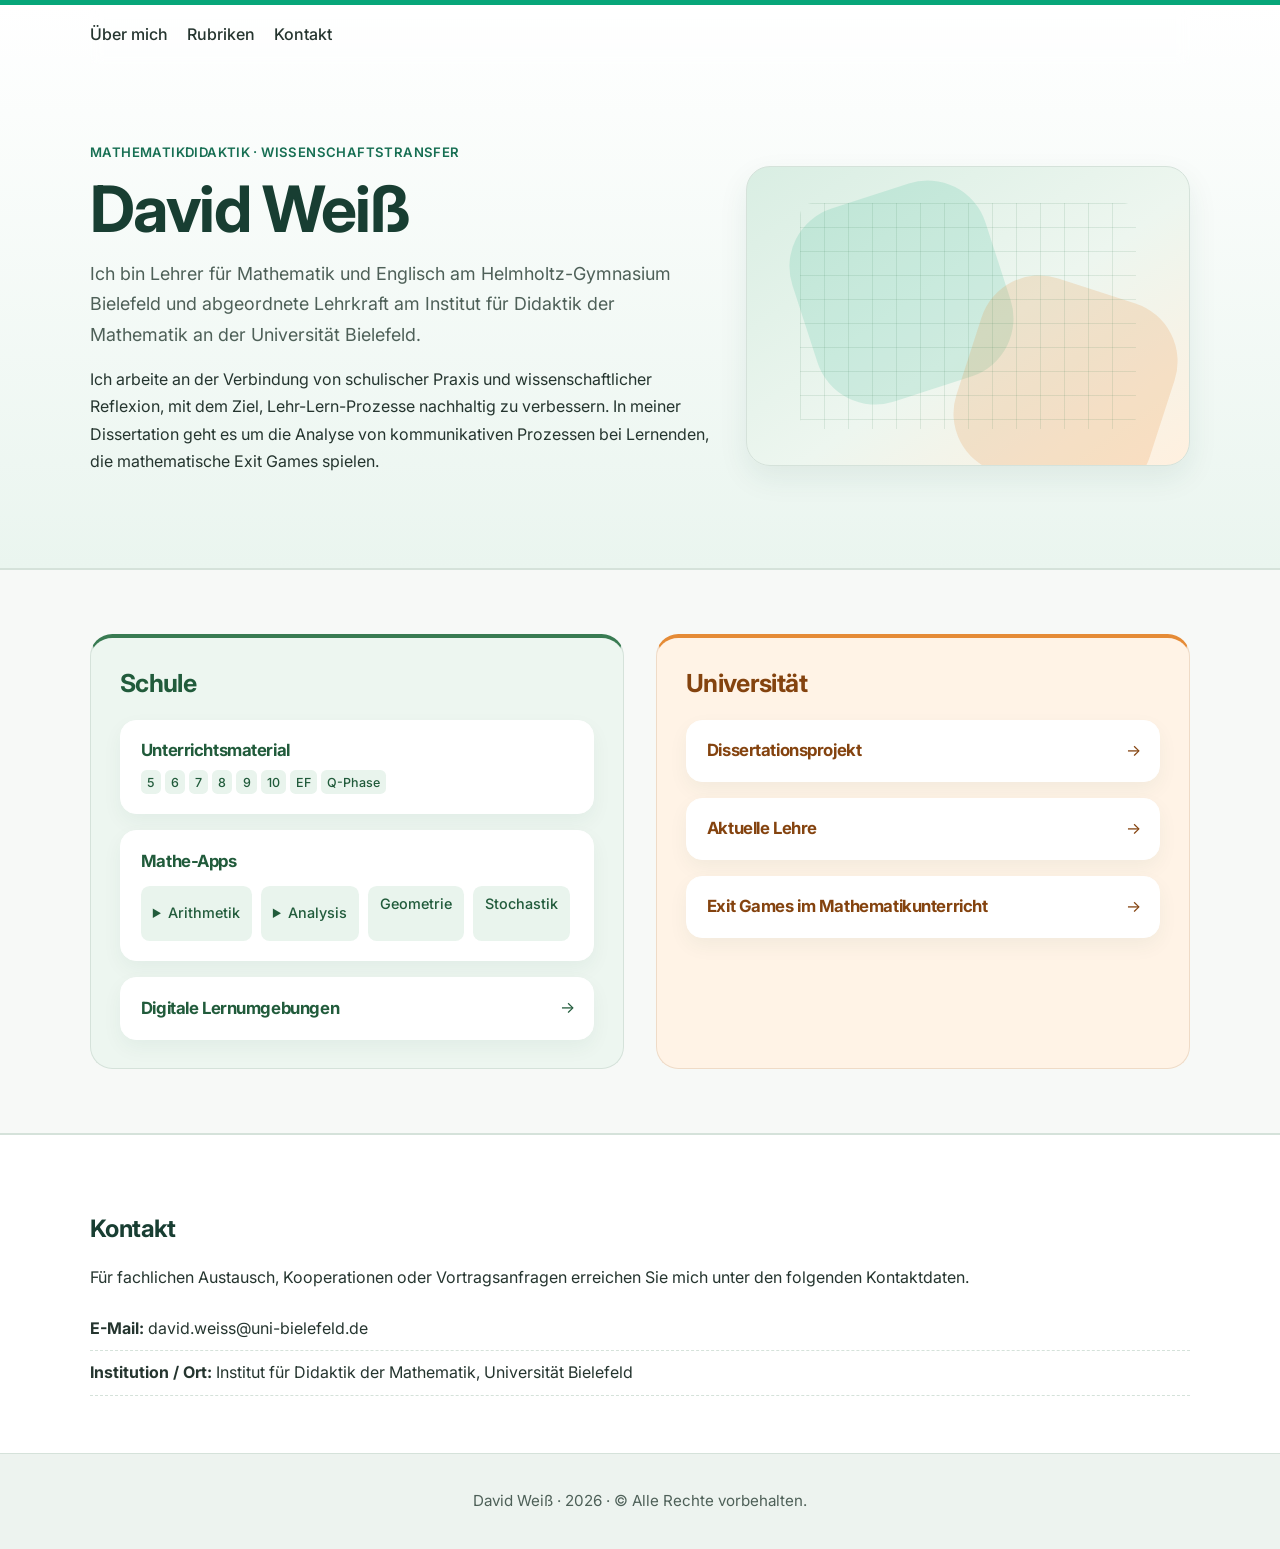
<file: index.html>
<!doctype html>
<html lang="de">
  <head>
    <meta charset="UTF-8" />
    <meta name="viewport" content="width=device-width, initial-scale=1.0" />
    <meta
      name="description"
      content="Profil- und Projektseite im pädagogisch-wissenschaftlichen Bereich mit Fokus auf die Verbindung von Schule und Universität."
    />
    <title>David Weiß | Mathematikdidaktik und Unterrichtspraxis</title>
    <link rel="preconnect" href="https://fonts.googleapis.com" />
    <link rel="preconnect" href="https://fonts.gstatic.com" crossorigin />
    <link
      href="https://fonts.googleapis.com/css2?family=Inter:wght@400;500;600;700&family=Merriweather:wght@700&display=swap"
      rel="stylesheet"
    />
    <link rel="stylesheet" href="styles.css" />
  </head>
  <body>
    <header class="site-header" id="ueber-mich">
      <div class="container">
        <nav class="main-nav" aria-label="Hauptnavigation">
          
          <button class="nav-toggle" aria-expanded="false" aria-controls="menu">
            Menü
          </button>
          <ul id="menu">
            <li><a href="#ueber-mich">Über mich</a></li>
            <li><a href="#rubriken">Rubriken</a></li>
            <li><a href="#kontakt">Kontakt</a></li>
          </ul>
        </nav>

        <section class="hero">
          <div class="hero-text">
            <p class="eyebrow">Mathematikdidaktik · Wissenschaftstransfer</p>
            <h1>David Weiß</h1>
            <p class="subtitle">
              Ich bin Lehrer für Mathematik und Englisch am Helmholtz-Gymnasium Bielefeld und abgeordnete Lehrkraft am Institut für Didaktik der Mathematik an der Universität Bielefeld.
            </p>
            <p>
              Ich arbeite an der Verbindung von schulischer Praxis und wissenschaftlicher
              Reflexion, mit dem Ziel, Lehr-Lern-Prozesse nachhaltig zu verbessern. In meiner Dissertation geht es um die Analyse von kommunikativen Prozessen bei Lernenden, die mathematische Exit Games spielen.
            </p>
          </div>
          <div class="hero-visual" aria-hidden="true">
            <div class="grid-pattern"></div>
          </div>
        </section>
      </div>
    </header>

    <main>
      <section id="rubriken" class="topic-section rubric-section" aria-labelledby="rubriken-heading">
        <div class="container">
          <div class="section-heading">
            <h2 id="rubriken-heading"></h2>
          </div>

          <div class="rubric-grid">
            <article class="rubric-column" id="schule" aria-labelledby="schule-heading">
              <h3 id="schule-heading">Schule</h3>
              <div class="card-grid">
                <div class="card">
                  <h4>Unterrichtsmaterial</h4>
                  <ul aria-label="Klassenstufe">
                    <li>5</li>
                    <li>6</li>
                    <li>7</li>
                    <li>8</li>
                    <li>9</li>
                    <li>10</li>
                    <li>EF</li>
                    <li>Q-Phase</li>
                  </ul>
                </div>
                <div class="card">
                  <h4>Mathe-Apps</h4>
                  <ul>
                    <li><details><summary style="cursor:pointer;min-height:44px;align-content:center">Arithmetik</summary><a href="arithmetik/quadratzahlspiel/" style="display:block;padding:.5rem 0;color:inherit">Quadratzahlspiel</a></details></li>
                    <li><details><summary style="cursor:pointer;min-height:44px;align-content:center">Analysis</summary><a href="https://david-a11y-rgb.github.io/Parabel-App/" style="display:block;padding:.5rem 0;color:inherit">Parabel-Labor</a><a href="analysis/tangente/" style="display:block;padding:.5rem 0;color:inherit">Tangente</a></details></li>
                    <li>Geometrie</li>
                    <li>Stochastik</li>
                  </ul>
                </div>
                <a class="card card-link" href="#" aria-label="Digitale Lernumgebungen">
                  <h4>Digitale Lernumgebungen</h4>
                </a>
              </div>
            </article>

            <article class="rubric-column" id="universitaet" aria-labelledby="uni-heading">
              <h3 id="uni-heading">Universität</h3>
              <div class="card-grid">
                <a class="card card-link" href="#" aria-label="Dissertationsprojekt">
                  <h4>Dissertationsprojekt</h4>
                </a>
                <a
                  class="card card-link"
                  href="https://ekvv.uni-bielefeld.de/kvv_publ/publ/Lehrende_Veranstaltungen.jsp?personId=369044009"
                  target="_blank"
                  rel="noopener noreferrer"
                  aria-label="Aktuelle Lehre"
                >
                  <h4>Aktuelle Lehre</h4>
                </a>
                <a
                  class="card card-link"
                  href="https://david-a11y-rgb.github.io/Uni-Exit-Games/"
                  target="_blank"
                  rel="noopener noreferrer"
                  aria-label="Exit Games"
                >
                  <h4>Exit Games im Mathematikunterricht</h4>
                </a>
              </div>
            </article>
          </div>
        </div>
      </section>

      <section id="kontakt" class="contact" aria-labelledby="kontakt-heading">
        <div class="container">
          <h2 id="kontakt-heading">Kontakt</h2>
          <p>
            Für fachlichen Austausch, Kooperationen oder Vortragsanfragen erreichen
            Sie mich unter den folgenden Kontaktdaten.
          </p>
          <ul class="contact-list">
            <li><strong>E-Mail:</strong> david.weiss@uni-bielefeld.de</li>
            <li><strong>Institution / Ort:</strong> Institut für Didaktik der Mathematik, Universität Bielefeld</li>
          </ul>
        </div>
      </section>
    </main>

    <footer class="site-footer">
      <div class="container">
        <p>David Weiß · 2026 · © Alle Rechte vorbehalten.</p>
      </div>
    </footer>

    <script src="script.js"></script>
  </body>
</html>
</file>
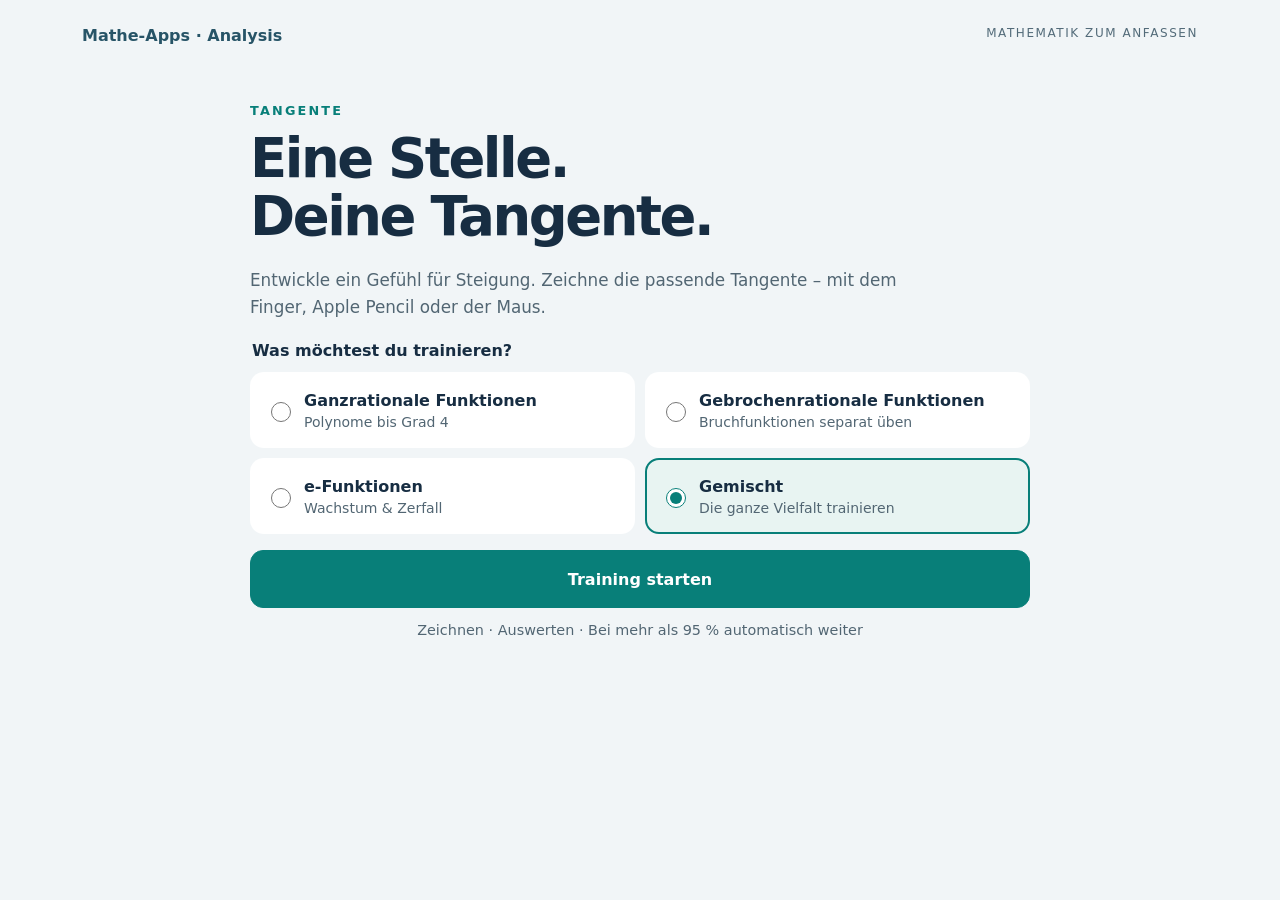
<file: analysis/tangente/index.html>
<!doctype html><html lang="de"><head><meta charset="utf-8"><meta name="viewport" content="width=device-width,initial-scale=1"><meta name="theme-color" content="#087f79"><meta name="apple-mobile-web-app-capable" content="yes"><title>Tangente · Mathe-Apps</title><link rel="stylesheet" href="style.css?v=2"></head><body>
<header><a href="../../#schule">Mathe-Apps · Analysis</a><span>MATHEMATIK ZUM ANFASSEN</span></header>
<main><section id="start"><div class="intro"><p class="eyebrow">TANGENTE</p><h1>Eine Stelle.<br>Deine Tangente.</h1><p class="lead">Entwickle ein Gefühl für Steigung. Zeichne die passende Tangente – mit dem Finger, Apple Pencil oder der Maus.</p></div><fieldset class="function-menu"><legend>Was möchtest du trainieren?</legend><label><input type="radio" name="kind" value="polynomial"><span><strong>Ganzrationale Funktionen</strong><small>Polynome bis Grad 4</small></span><b>f(x)</b></label><label><input type="radio" name="kind" value="rational"><span><strong>Gebrochenrationale Funktionen</strong><small>Bruchfunktionen separat üben</small></span><b>1/x</b></label><label><input type="radio" name="kind" value="exponential"><span><strong>e-Funktionen</strong><small>Wachstum & Zerfall</small></span><b>eˣ</b></label><label><input type="radio" name="kind" value="mixed" checked><span><strong>Gemischt</strong><small>Die ganze Vielfalt trainieren</small></span><b>∿</b></label></fieldset><button id="begin" class="primary">Training starten</button><p class="hint">Zeichnen · Auswerten · Bei mehr als 95 % automatisch weiter</p></section>
<section id="training" hidden><div class="toolbar"><button id="back">Auswahl</button><span id="round"></span></div><div class="task"><div><p class="eyebrow">DEINE AUFGABE</p><h1 id="formula"></h1></div></div><p class="instruction" id="instruction"></p><canvas id="graph" tabindex="0" aria-label="Koordinatensystem zum Zeichnen einer Tangente" aria-describedby="keyboard"></canvas><div class="legend"><span class="function">● Funktion</span><span class="tangent">━ Deine Tangente</span><button id="clear">Zurücksetzen</button></div><div class="result"><div id="status" role="status" aria-live="polite">Triff Steigung und Berührpunkt.</div><button id="evaluate" class="primary" disabled>Auswerten</button></div><details class="help"><summary>Tastatur & Bewertung</summary><p id="keyboard">Koordinatensystem fokussieren: Links/Rechts ändern den Winkel, Oben/Unten verschieben die Gerade. Mit Umschalt werden die Schritte feiner. Enter wertet aus.</p><p>Die Bewertung berücksichtigt den Winkel zur richtigen Tangente und den senkrechten Abstand vom Berührpunkt. Mehr als 95 % lösen den nächsten Graphen aus; dafür gilt der ungerundete Wert.</p></details></section></main>
<dialog id="retry" aria-labelledby="dialog-title"><p class="eyebrow">DEIN ERGEBNIS</p><h2 id="dialog-title">Noch ein Versuch?</h2><p id="dialog-score"></p><p>Für den nächsten Graphen brauchst du mehr als 95 %.</p><div class="actions"><button id="again" class="primary">Nochmal</button><button id="new">Neuer Graph</button></div></dialog>
<script src="math.js?v=2"></script><script src="app.js?v=2"></script></body></html>
</file>
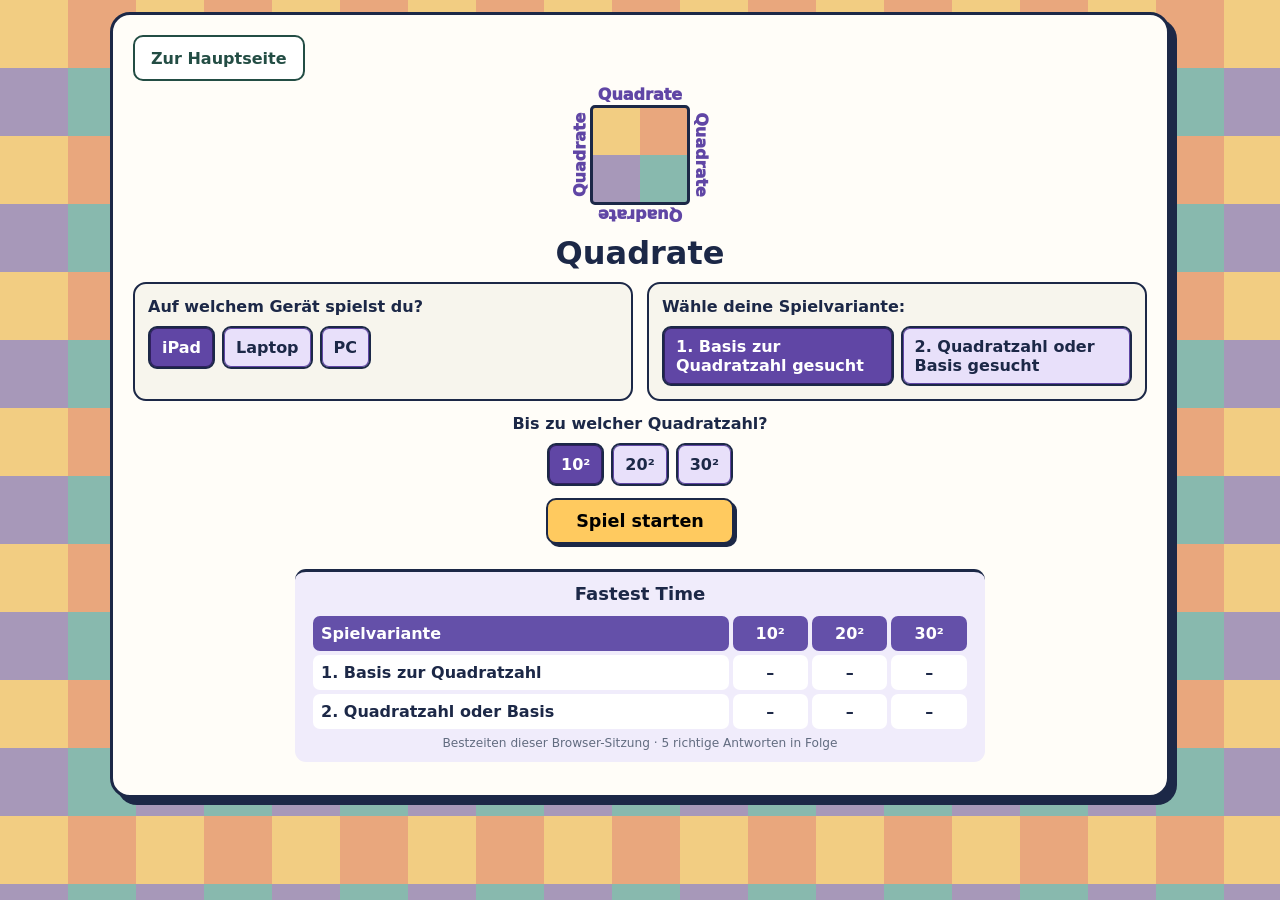
<file: arithmetik/quadratzahlspiel/index.html>
<!doctype html><html lang="de"><head><meta charset="utf-8"><meta name="viewport" content="width=device-width,initial-scale=1"><title>Quadrate</title><style>
:root{font-family:system-ui,Arial,sans-serif;color:#1c2847}*{box-sizing:border-box}body{margin:0;padding:12px;min-height:100vh;background:#e9d9b5;background-image:conic-gradient(#e9a77d 25%,#88b9ae 0 50%,#a798b9 0 75%,#f2cd82 0);background-size:136px 136px}button,input{font:inherit}button{cursor:pointer;touch-action:manipulation}button:focus-visible,input:focus-visible{outline:4px solid #f8b949;outline-offset:2px}.shell{width:min(1060px,100%);min-height:min(786px,calc(100vh - 24px));margin:auto;background:#fffdf8;border:3px solid #1c2847;border-radius:20px;box-shadow:7px 7px 0 #1c2847;padding:20px;display:flex;flex-direction:column}.hidden{display:none!important}.screen{flex:1}.logo{position:relative;width:176px;height:130px;margin:0 auto 4px;color:#6046a5;font-size:18px;font-weight:950}.logo span{position:absolute;white-space:nowrap}.logo .t{top:0;left:43px}.logo .b{bottom:0;left:43px;transform:rotate(180deg)}.logo .l{top:51px;left:-19px;transform:rotate(-90deg)}.logo .r{top:51px;right:-21px;transform:rotate(90deg)}.logo i{position:absolute;inset:30px 43px;background:conic-gradient(#e9a77d 25%,#88b9ae 0 50%,#a798b9 0 75%,#f2cd82 0);border:3px solid #1c2847;border-radius:5px}h1{text-align:center;margin:0 0 10px;font-size:2rem}.setup{display:grid;grid-template-columns:1fr 1fr;gap:14px}.panel{border:2px solid #1c2847;border-radius:13px;background:#f7f5ed;padding:13px}.panel h2,.range h2{font-size:1rem;margin:0 0 10px}.options{display:flex;gap:7px;flex-wrap:wrap}.option{border:2px solid #1c2847;border-radius:9px;background:white;padding:9px 12px;min-height:43px;font-weight:750}.option.selected{background:#6450a9;color:white}.variant{flex:1 1 185px;text-align:left}.range{text-align:center;margin:13px 0 0}.range .options{justify-content:center}.action{text-align:center;margin:12px}.primary{border:2px solid #1c2847;border-radius:10px;background:#ffca5f;padding:11px 28px;font-weight:900;font-size:1.1rem;box-shadow:3px 3px 0 #1c2847}.scores{width:min(690px,100%);margin:auto}.scores h2{text-align:center;font-size:1.13rem;margin:8px}.scores table{width:100%;border-spacing:4px;text-align:center}.scores th,.scores td{background:#e9e3f8;border-radius:7px;padding:8px;font-weight:750}.scores thead th{background:#6450a9;color:white}.scores th:first-child{text-align:left}.note{font-size:.76rem;text-align:center;color:#626c80;margin:3px}.count{display:grid;place-items:center;text-align:center}.count strong{display:block;font-size:10rem;line-height:1.1;color:#6450a9}.bar{display:flex;justify-content:space-between;align-items:center;gap:9px}.stats{display:flex;gap:8px}.pill{padding:9px 14px;background:#e9e3f8;border-radius:30px;font-weight:850}.pill:last-child{background:#dbf5e7}.swap{border:2px solid #1c2847;background:#fff0cd;border-radius:9px;padding:9px;font-weight:800}.play{display:grid;grid-template-columns:1fr 1fr;gap:18px;min-height:435px;margin-top:16px}.play.swapped .question{order:2}.play.swapped .answer{order:1}.card{border:3px solid #1c2847;border-radius:17px;padding:18px;min-width:0}.question{display:flex;flex-direction:column;justify-content:center;align-items:center;background:#eee9fb;text-align:center}.question .caption{font-weight:800;color:#596178}.problem{font-size:clamp(4rem,10vw,8rem);font-weight:950;color:#6046a5;font-variant-numeric:tabular-nums;line-height:1.2;margin:12px 0}.answer{display:flex;flex-direction:column;align-items:center;justify-content:center;background:#f7f5ed}.answer h2{font-size:1.1rem;margin:0 0 11px}.draw{width:100%;text-align:center}canvas{display:block;width:100%;height:185px;background:white;border:3px solid #1c2847;border-radius:11px;touch-action:none;cursor:crosshair}.recognized{min-height:32px;font-size:1.3rem;font-weight:850}.small{border:2px solid #1c2847;border-radius:8px;background:#ffca5f;padding:8px 13px;font-weight:800}.help{font-size:.8rem;color:#596178;max-width:370px;margin:9px auto 0}.grid{width:min(375px,100%);display:grid;grid-template-columns:repeat(5,minmax(0,1fr));gap:6px}.grid button{height:clamp(43px,6vh,54px);border:2px solid #1c2847;border-radius:9px;background:#dfe8ff;font-size:1.15rem;font-weight:850}.grid button.correct,.digit-input.correct,canvas.correct{background:#d6f4e6}.grid button.wrong,.digit-input.wrong,canvas.wrong{background:#ffe0df}.digit-input{display:block;width:min(300px,100%);height:70px;margin:auto;text-align:center;border:3px solid #1c2847;border-radius:10px;font-size:2rem;font-weight:850}.digits{display:grid;grid-template-columns:repeat(5,1fr);gap:7px;width:min(300px,100%);margin:12px auto}.digits button{height:53px;border:2px solid #1c2847;border-radius:9px;background:#dfe8ff;font-weight:850;font-size:1.3rem}.status{text-align:center;min-height:28px;margin:14px 0;color:#a33d42;font-weight:800}.end{display:grid;place-content:center;text-align:center}.end strong{font-size:clamp(4rem,11vw,7rem);color:#6046a5}.end .primary{margin:auto}@media(max-height:810px) and (min-width:760px){.shell{min-height:calc(100vh - 24px)}.logo{height:111px;transform:scale(.83);margin-bottom:0}.panel{padding:10px}.scores th,.scores td{padding:6px}.play{min-height:0;flex:1}.action{margin:9px}.range{margin-top:9px}}@media(max-width:700px){.setup,.play{grid-template-columns:1fr}.card{padding:10px}.play{min-height:0}.problem{font-size:4rem;margin:3px}.shell{padding:12px}canvas{height:150px}}

/* Quadratisches Wortlogo und gut sichtbare Auswahl */
.logo{width:144px;height:144px;display:grid;grid-template-columns:22px 100px 22px;grid-template-rows:22px 100px 22px;margin:0 auto 7px;transform:none}
.logo span{position:static!important;display:flex;justify-content:center;align-items:center;width:auto;height:auto;transform:none!important;font-size:16px}
.logo .t{grid-column:2;grid-row:1}.logo .b{grid-column:2;grid-row:3;transform:rotate(180deg)!important}.logo .l{grid-column:1;grid-row:2;writing-mode:vertical-rl;transform:rotate(180deg)!important}.logo .r{grid-column:3;grid-row:2;writing-mode:vertical-rl}.logo i{position:static;grid-column:2;grid-row:2;width:100px;height:100px}
.option{background:#e8e0fa;color:#1c2847;box-shadow:inset 0 0 0 1px #6046a5}.option.selected{background:#6046a5;color:#fff;box-shadow:inset 0 0 0 1px #302060}.option:hover{background:#d5c5f7}.option.selected:hover{background:#52379d}
.scores{margin:25px auto 0;padding:11px 14px 9px;border-top:3px solid #1c2847;background:#f0ecfb;border-radius:11px}.scores h2{margin-top:0}.scores td,.scores tbody th{background:#fff}
.shell{position:relative}.admin-open{position:absolute;right:20px;top:17px;width:39px;height:39px;border:2px solid #1c2847;border-radius:50%;background:#ffca5f;font-size:22px;z-index:10}
#admin{padding:50px min(7vw,70px)}#adminLogin{display:flex;align-items:center;gap:12px;flex-wrap:wrap;margin:25px auto;justify-content:center}#adminPassword{width:180px;height:47px;border:2px solid #1c2847;border-radius:8px;padding:8px;font-size:1.3rem}.admin-stats{display:grid;grid-template-columns:repeat(4,1fr);gap:10px}.statbox{display:flex;flex-direction:column;text-align:center;background:#e9e3f8;border-radius:11px;padding:14px}.statbox strong{font-size:2rem}.admin-table{width:100%;border-collapse:collapse;margin:20px 0}.admin-table th,.admin-table td{padding:8px;border-bottom:1px solid #c5b9d9;text-align:left}@media(max-width:700px){.admin-stats{grid-template-columns:repeat(2,1fr)}}@media(max-height:810px) and (min-width:760px){.logo{height:120px;grid-template-rows:20px 80px 20px;grid-template-columns:22px 80px 22px;width:124px}.logo i{width:80px;height:80px}.scores{margin-top:14px}}

.toolbar{display:flex;justify-content:space-between;align-items:center;min-height:43px;margin-bottom:2px}.nav-button{border:2px solid #1c2847;border-radius:9px;background:#e9e3f8;padding:8px 12px;font-weight:800}.admin-open{position:static;width:39px;height:39px;flex:none}.bar{padding-right:0}.correction{display:block;margin:4px auto 9px;width:125px;height:42px;text-align:center;font-size:1.3rem;font-weight:850;border:2px solid #1c2847;border-radius:8px;background:white}.correction-label{display:block;font-size:.78rem;font-weight:750}.recognized{font-size:1rem;min-height:24px}.draw canvas{background-image:linear-gradient(to right,transparent calc(33.333% - 1px),#d6d0e4 calc(33.333% - 1px),#d6d0e4 calc(33.333% + 1px),transparent calc(33.333% + 1px),transparent calc(66.666% - 1px),#d6d0e4 calc(66.666% - 1px),#d6d0e4 calc(66.666% + 1px),transparent calc(66.666% + 1px))}.play{min-height:0}@media(max-height:810px) and (min-width:760px){.toolbar{min-height:38px}.logo{height:105px;grid-template-rows:18px 69px 18px;grid-template-columns:20px 69px 20px;width:109px}.logo i{width:69px;height:69px}.scores{margin-top:8px}.scores th,.scores td{padding:5px}.draw canvas{height:155px}}

.correction,.digit-input{color:#111!important;-webkit-text-fill-color:#111!important;caret-color:#111}.correction::placeholder,.digit-input::placeholder{color:#575757;opacity:1}
.home-link{display:inline-flex;align-items:center;justify-content:center;min-height:46px;padding:10px 16px;border:2px solid currentColor;border-radius:10px;background:#fff;color:#234d44;font:600 16px system-ui;text-decoration:none}.home-link:hover{background:#e8f3ed}.home-link:focus-visible{outline:3px solid #edab43;outline-offset:3px}header{flex-wrap:wrap}.toolbar{gap:12px;flex-wrap:wrap}</style></head><body><main class="shell"><nav class="toolbar" aria-label="Navigation"><a class="home-link" href="https://david-a11y-rgb.github.io/Landing/#schule">Zur Hauptseite</a><button id="back" class="nav-button hidden" aria-label="Zurück">← Zurück</button><button id="adminOpen" class="admin-open hidden" title="Verwaltung öffnen" aria-label="Verwaltung öffnen">⚙</button></nav>
<section id="start" class="screen"><div class="logo" aria-label="Quadrate steht viermal als Seiten eines Quadrats"><span class="t">Quadrate</span><span class="r">Quadrate</span><span class="b">Quadrate</span><span class="l">Quadrate</span><i aria-hidden="true"></i></div><h1>Quadrate</h1>
<div class="setup"><div class="panel"><h2>Auf welchem Gerät spielst du?</h2><div class="options" id="devices"><button class="option selected" data-device="ipad" aria-pressed="true">iPad</button><button class="option" data-device="laptop" aria-pressed="false">Laptop</button><button class="option" data-device="pc" aria-pressed="false">PC</button></div></div><div class="panel"><h2>Wähle deine Spielvariante:</h2><div class="options" id="variants"><button class="option variant selected" data-variant="1" aria-pressed="true">1. Basis zur Quadratzahl gesucht</button><button class="option variant" data-variant="2" aria-pressed="false">2. Quadratzahl oder Basis gesucht</button></div></div></div>
<div class="range"><h2>Bis zu welcher Quadratzahl?</h2><div class="options" id="ranges"><button class="option selected" data-range="10" aria-pressed="true">10²</button><button class="option" data-range="20" aria-pressed="false">20²</button><button class="option" data-range="30" aria-pressed="false">30²</button></div></div><div class="action"><button class="primary" id="go">Spiel starten</button></div>
<div class="scores"><h2>Fastest Time</h2><table><thead><tr><th>Spielvariante</th><th>10²</th><th>20²</th><th>30²</th></tr></thead><tbody id="scoreRows"></tbody></table><p class="note">Bestzeiten dieser Browser-Sitzung · 5 richtige Antworten in Folge</p></div></section>
<section id="count" class="screen count hidden"><div>Bereit?<strong id="countNumber">3</strong></div></section>
<section id="playing" class="screen hidden"><div class="bar"><div class="stats"><div class="pill">Zeit: <span id="timer">0,00</span> s</div><div class="pill">Serie: <span id="streak">0</span> / 5</div></div><button id="swap" class="swap" aria-pressed="false">⇄ Für Linkshänder: Seiten tauschen</button></div><div class="play" id="play"><div class="card question"><div id="caption" class="caption">Finde die Basis zu</div><div id="problem" class="problem"></div></div><div class="card answer"><h2>Deine Antwort</h2><div id="draw" class="draw hidden"><canvas id="pad" width="800" height="380" aria-label="Zahl mit dem Finger oder Touchpad schreiben"></canvas><div class="recognized" id="recognized"></div><label class="correction-label" for="correction">Erkannte Zahl korrigieren:</label><input id="correction" class="correction" type="text" inputmode="numeric" maxlength="3" autocomplete="off" aria-label="Erkannte Zahl korrigieren"><button id="clear" class="small">Feld löschen</button> <button id="pen" class="small hidden">Stift: aus</button><p class="help" id="help"></p></div><div id="grid" class="grid hidden" aria-label="Antworten in Fünferreihen"></div><div id="number" class="hidden" style="width:100%;text-align:center"><input id="numberInput" class="digit-input" inputmode="numeric" type="text" maxlength="3" autocomplete="off" placeholder="?" aria-label="Quadratzahl eingeben"><div id="digits" class="digits"></div><p class="help">Automatische Auswertung nach kurzer Pause.</p></div></div></div><div id="status" class="status" aria-live="polite"></div></section>
<section id="admin" class="screen hidden"><h1>Spielaktivitäten</h1><div id="adminLogin"><label for="adminPassword">Passwort</label><input id="adminPassword" type="password" inputmode="numeric" autocomplete="current-password"><button id="adminEnter" class="primary">Anmelden</button><p id="adminError" class="status" role="alert"></p></div><div id="adminDashboard" class="hidden"><div id="adminStats" class="admin-stats"></div><button id="adminRefresh" class="small">Aktualisieren</button> <button id="adminLogout" class="small">Abmelden</button></div><p class="note">Erfasst werden anonyme Aufrufe, gestartete und beendete Spiele sowie Antwortversuche.</p><button id="adminBack" class="small">Zurück</button></section>
<section id="end" class="screen end hidden"><div><h1>Geschafft!</h1><strong id="endTime"></strong><p id="endText"></p><button id="again" class="primary">Zur Startseite</button></div></section>
</main><script>
const $=id=>document.getElementById(id),s={device:'ipad',variant:1,range:10,swapped:false,phase:'start',base:0,last:0,deck:[],streak:0,accept:false,ink:false,drawing:false,pen:false};let countdown,ticker,delay,feedback,nextDelay;
const time=ms=>(ms/1000).toFixed(2).replace('.',',')+' s';function stopTimers(){clearInterval(countdown);clearInterval(ticker);clearTimeout(delay);clearTimeout(feedback);clearTimeout(nextDelay)}function show(id){['start','count','playing','end','admin'].forEach(x=>$(x).classList.toggle('hidden',x!==id));$('back').classList.toggle('hidden',id==='start')}function key(v,n){return 'quadrate-score-'+v+'-'+n}function best(v,n){try{return Number(sessionStorage.getItem(key(v,n)))||null}catch{return null}}function save(v,n,t){try{sessionStorage.setItem(key(v,n),String(t))}catch{}}function scores(){$('scoreRows').innerHTML=[1,2].map(v=>'<tr><th scope="row">'+v+'. '+(v===1?'Basis zur Quadratzahl':'Quadratzahl oder Basis')+'</th>'+[10,20,30].map(n=>'<td>'+(best(v,n)===null?'–':time(best(v,n)))+'</td>').join('')+'</tr>').join('')}
for(const [group,prop] of [['devices','device'],['variants','variant'],['ranges','range']])document.querySelectorAll('#'+group+' button').forEach(b=>b.addEventListener('click',()=>{s[prop]=prop==='device'?b.dataset[prop]:Number(b.dataset[prop]);document.querySelectorAll('#'+group+' button').forEach(x=>{x.classList.toggle('selected',x===b);x.setAttribute('aria-pressed',String(x===b))})}));
function shuffle(a){for(let i=a.length-1;i>0;i--){const j=Math.floor(Math.random()*(i+1));[a[i],a[j]]=[a[j],a[i]]}return a}function deck(){let a=shuffle(Array.from({length:s.range},(_,i)=>i+1));if(a.length>1&&a.at(-1)===s.last){let j=a.findIndex(x=>x!==s.last);[a[j],a[a.length-1]]=[a[a.length-1],a[j]]}return a}
function start(){track('game_started',{device:s.device,variant:s.variant,range:s.range});stopTimers();s.phase='count';s.streak=0;s.last=0;s.deck=[];s.accept=false;$('streak').textContent='0';$('timer').textContent='0,00';$('status').textContent='';show('count');let n=3;$('countNumber').textContent=n;countdown=setInterval(()=>{n--;if(n){$('countNumber').textContent=n;return}clearInterval(countdown);s.phase='playing';show('playing');question();s.started=performance.now();ticker=setInterval(()=>$('timer').textContent=((performance.now()-s.started)/1000).toFixed(2).replace('.',','),30)},1000)}
const pad=$('pad'),ctx=pad.getContext('2d');ctx.strokeStyle='#1c2847';ctx.lineWidth=14;ctx.lineJoin='round';ctx.lineCap='round';function clearPad(){ctx.clearRect(0,0,pad.width,pad.height);s.ink=false;s.drawing=false;s.pen=false;$('recognized').textContent='';$('correction').value='';$('pen').textContent='Stift: aus';clearTimeout(delay)}
function question(){if(s.phase!=='playing')return;clearPad();pad.classList.remove('wrong','correct');$('numberInput').classList.remove('wrong','correct');$('numberInput').value='';$('status').textContent='';if(!s.deck.length)s.deck=deck();s.base=s.deck.pop();s.last=s.base;s.reverse=s.variant===2&&Math.random()<.5;$('caption').textContent=s.reverse?'Berechne die Quadratzahl zu':'Finde die Basis zu';$('problem').textContent=s.reverse?s.base+'²':s.base*s.base;let draw=s.device!=='pc';$('draw').classList.toggle('hidden',!draw);$('grid').classList.toggle('hidden',draw||s.reverse);$('number').classList.toggle('hidden',draw||!s.reverse);$('pen').classList.toggle('hidden',s.device!=='laptop');$('help').textContent=s.device==='laptop'?'Touchpad antippen: Stift an/aus. Ziffern einzeln in die drei Bereiche schreiben.':'Mit dem Finger schreiben: eine Ziffer pro Bereich, links beginnen. Die erkannte Zahl lässt sich korrigieren.';if(!draw&&!s.reverse)buildGrid();s.accept=true}
function submit(value,element){if(!s.accept||value===null||value==='')return;track('answer_attempt',{device:s.device,variant:s.variant,range:s.range,correct:Number(value)===(s.reverse?s.base*s.base:s.base)});let target=s.reverse?s.base*s.base:s.base;if(Number(value)!==target){s.streak=0;$('streak').textContent='0';$('status').textContent='Noch nicht richtig – erneut versuchen.';element?.classList.add('wrong');clearTimeout(feedback);feedback=setTimeout(()=>{element?.classList.remove('wrong');if(s.device==='pc')$('numberInput').value='';else clearPad()},650);return}s.accept=false;element?.classList.add('correct');s.streak++;$('streak').textContent=s.streak;if(s.streak===5){let elapsed=performance.now()-s.started;stopTimers();s.phase='end';let old=best(s.variant,s.range),record=old===null||elapsed<old;if(record)save(s.variant,s.range,elapsed);track('game_finished',{device:s.device,variant:s.variant,range:s.range});$('endTime').textContent=time(elapsed);$('endText').textContent=record?'Neue Fastest Time!':'5 richtige Antworten in Folge';scores();show('end')}else nextDelay=setTimeout(question,420)}
function buildGrid(){let g=$('grid');g.replaceChildren();for(let i=1;i<=s.range;i++){let b=document.createElement('button');b.textContent=i;b.addEventListener('click',()=>submit(i,b));g.appendChild(b)}}
let digits=$('digits');for(const d of [1,2,3,4,5,6,7,8,9,0]){let b=document.createElement('button');b.textContent=d;b.addEventListener('click',()=>{if(!s.accept)return;let f=$('numberInput');f.value=(f.value==='0'?'':f.value)+d;f.value=f.value.slice(0,3);scheduleNumber()});digits.appendChild(b)}let erase=document.createElement('button');erase.textContent='⌫';erase.setAttribute('aria-label','Letzte Ziffer löschen');erase.addEventListener('click',()=>{$('numberInput').value=$('numberInput').value.slice(0,-1);scheduleNumber()});digits.appendChild(erase);function scheduleNumber(){clearTimeout(delay);if($('numberInput').value)delay=setTimeout(()=>submit($('numberInput').value,$('numberInput')),1100)}$('numberInput').addEventListener('input',e=>{e.target.value=e.target.value.replace(/\D/g,'').slice(0,3);scheduleNumber()});
function point(e){let r=pad.getBoundingClientRect();return{x:(e.clientX-r.left)*pad.width/r.width,y:(e.clientY-r.top)*pad.height/r.height}}function begin(e){let p=point(e);ctx.beginPath();ctx.moveTo(p.x,p.y);ctx.lineTo(p.x+.1,p.y+.1);ctx.stroke();s.ink=true;s.drawing=true;clearTimeout(delay)}function move(e){if(!s.drawing)return;let p=point(e);ctx.lineTo(p.x,p.y);ctx.stroke();clearTimeout(delay)}function end(){if(!s.drawing)return;s.drawing=false;ctx.closePath();scheduleWriting()}
// Laptop: Ein einfaches Antippen schaltet den Stift ein oder aus; Ziehen mit gedrücktem Touchpad geht ebenfalls.
pad.addEventListener('pointerdown',e=>{if(!s.accept)return;e.preventDefault();pad.setPointerCapture(e.pointerId);if(s.device==='laptop'&&e.pointerType==='mouse'){s.pen=!s.pen;$('pen').textContent='Stift: '+(s.pen?'an':'aus');if(s.pen)begin(e);else end();return}begin(e)});pad.addEventListener('pointermove',e=>{if(!s.accept)return;if(s.device==='laptop'&&e.pointerType==='mouse'&&s.pen&&!s.drawing)begin(e);move(e)});pad.addEventListener('pointerup',e=>{if(s.device==='laptop'&&e.pointerType==='mouse')return;end()});pad.addEventListener('pointercancel',end);pad.addEventListener('pointerleave',()=>{if(s.device==='laptop'&&s.pen){end();s.pen=false;$('pen').textContent='Stift: aus'}});$('pen').addEventListener('click',()=>{s.pen=!s.pen;$('pen').textContent='Stift: '+(s.pen?'an':'aus');if(!s.pen)end()});$('clear').addEventListener('click',()=>{clearPad();$('status').textContent='' });
function norm(data,w,h){let l=w,t=h,r=-1,b=-1;for(let y=0;y<h;y++)for(let x=0;x<w;x++)if(data[(y*w+x)*4+3]>65){l=Math.min(l,x);t=Math.min(t,y);r=Math.max(r,x);b=Math.max(b,y)}if(r<l)return null;let out=new Float32Array(768);for(let y=0;y<32;y++)for(let x=0;x<24;x++){let px=Math.min(r,Math.round(l+(x+.5)*(r-l+1)/24)),py=Math.min(b,Math.round(t+(y+.5)*(b-t+1)/32));out[y*24+x]=data[(py*w+px)*4+3]/255}return out}let patterns=[];for(let d=0;d<10;d++)for(let font of ['bold 170px Arial','bold 170px Verdana','170px Georgia','170px Times New Roman']){let c=document.createElement('canvas');c.width=200;c.height=220;let g=c.getContext('2d');g.font=font;g.textAlign='center';g.textBaseline='middle';g.fillText(String(d),100,110);patterns.push({d,p:norm(g.getImageData(0,0,200,220).data,200,220)})}
function recognize(){let w=pad.width,h=pad.height,result='',seenEmpty=false;for(let zone=0;zone<3;zone++){let left=Math.floor(zone*w/3),right=Math.floor((zone+1)*w/3);let p=norm(ctx.getImageData(left,0,right-left,h).data,right-left,h);if(!p){seenEmpty=true;continue}if(seenEmpty)return null;let digit=null,min=Infinity;for(const template of patterns){let score=0;for(let k=0;k<p.length;k++)score+=(p[k]-template.p[k])**2;if(score<min){min=score;digit=template.d}}if(min/p.length>.37)return null;result+=digit}return result||null}
function scheduleWriting(){clearTimeout(delay);if(!s.ink||!s.accept)return;delay=setTimeout(()=>{if(s.pen)return;let n=recognize();if(n===null){$('recognized').textContent='Nicht erkannt – bitte korrigieren oder erneut schreiben';$('status').textContent='Deine Serie bleibt bestehen.';return}$('recognized').textContent='Erkannt: '+n;$('correction').value=n;delay=setTimeout(()=>submit($('correction').value,pad),1700)},1150)}
$('correction').addEventListener('input',e=>{if(!s.accept)return;e.target.value=e.target.value.replace(/\D/g,'').slice(0,3);clearTimeout(delay);$('recognized').textContent='Antwort: '+e.target.value;if(e.target.value)delay=setTimeout(()=>submit(e.target.value,pad),1200)});
async function track(){}
async function adminRequest(path,body){const response=await fetch('/api/admin/'+path,{method:'POST',headers:{'Content-Type':'application/json'},body:JSON.stringify(body||{})});if(!response.ok)throw Error(response.status===401?'Passwort falsch oder Sitzung abgelaufen.':'Verwaltung benötigt den Spielserver.');return response.json()}
async function loadAdmin(){try{const response=await fetch('/api/admin/stats',{cache:'no-store'});if(!response.ok)throw Error('Login erforderlich');const data=await response.json();$('adminLogin').classList.add('hidden');$('adminDashboard').classList.remove('hidden');const e=data.events;let lines=['<div class="statbox"><strong>'+e.page_view+'</strong><span>Seitenaufrufe</span></div>','<div class="statbox"><strong>'+e.game_started+'</strong><span>Spiele gestartet</span></div>','<div class="statbox"><strong>'+e.game_finished+'</strong><span>Spiele beendet</span></div>','<div class="statbox"><strong>'+e.answer_attempt+'</strong><span>Antwortversuche</span></div>'];let rows=[];for(const v of [1,2])for(const n of [10,20,30]){const key=v+'-'+n;rows.push('<tr><th>'+v+' · '+n+'²</th><td>'+(data.categories[key]?.started||0)+'</td><td>'+(data.categories[key]?.finished||0)+'</td></tr>')}$('adminStats').innerHTML=lines.join('')+'<table class="admin-table"><thead><tr><th>Variante · Bereich</th><th>Starts</th><th>Abschlüsse</th></tr></thead><tbody>'+rows.join('')+'</tbody></table>'}catch{$('adminLogin').classList.remove('hidden');$('adminDashboard').classList.add('hidden')}}
let previousScreen='start';$('adminOpen').addEventListener('click',()=>{previousScreen=s.phase==='playing'?'playing':'start';show('admin');loadAdmin()});$('adminBack').addEventListener('click',()=>show(previousScreen));$('adminEnter').addEventListener('click',async()=>{try{await adminRequest('login',{password:$('adminPassword').value});$('adminPassword').value='';$('adminError').textContent='';await loadAdmin()}catch(err){$('adminError').textContent=err.message}});$('adminRefresh').addEventListener('click',loadAdmin);$('adminLogout').addEventListener('click',async()=>{try{await adminRequest('logout')}catch{}$('adminDashboard').classList.add('hidden');$('adminLogin').classList.remove('hidden')});track('page_view');
$('back').addEventListener('click',()=>{if(s.phase==='start'){if(history.length>1)history.back();else{document.querySelector('[data-device=ipad]').click();document.querySelector('[data-variant=1]').click();document.querySelector('[data-range=10]').click()}return}stopTimers();s.phase='start';s.accept=false;clearPad();scores();show('start')});$('swap').addEventListener('click',()=>{s.swapped=!s.swapped;$('play').classList.toggle('swapped',s.swapped);$('swap').setAttribute('aria-pressed',String(s.swapped))});$('go').addEventListener('click',start);$('again').addEventListener('click',()=>{stopTimers();s.phase='start';s.accept=false;scores();show('start')});scores();
</script></body></html>
</file>
<file: styles.css>
:root {
  --bg: #f7f9f7;
  --surface: #ffffff;
  --text: #25352f;
  --muted: #4e6058;
  --primary: #164c3c;
  --border: #d5e2da;
  --accent: #176f53;
  --shadow: 0 12px 30px rgba(22, 76, 60, 0.08);
}

* {
  box-sizing: border-box;
}

html {
  scroll-behavior: smooth;
}

body {
  margin: 0;
  font-family: "Inter", system-ui, -apple-system, sans-serif;
  color: var(--text);
  background: var(--bg);
  line-height: 1.7;
}

.container {
  width: min(1100px, 92%);
  margin: 0 auto;
}

.site-header {
  background: linear-gradient(180deg, #ffffff 0%, #eaf5ef 100%);
  border-bottom: 1px solid var(--border);
}

.main-nav {
  display: flex;
  align-items: center;
  justify-content: space-between;
  gap: 1rem;
  padding: 1rem 0;
  position: sticky;
  top: 0;
  backdrop-filter: blur(6px);
}

.brand {
  color: var(--primary);
  text-decoration: none;
  font-weight: 700;
  letter-spacing: 0.01em;
}

.main-nav ul {
  list-style: none;
  display: flex;
  gap: 1.2rem;
  margin: 0;
  padding: 0;
}

.main-nav a {
  color: var(--text);
  text-decoration: none;
  font-weight: 500;
}

.main-nav a:hover,
.main-nav a:focus-visible {
  color: var(--accent);
}

.nav-toggle {
  display: none;
  border: 1px solid var(--border);
  background: var(--surface);
  color: var(--text);
  border-radius: 0.5rem;
  padding: 0.4rem 0.8rem;
  font: inherit;
}

.hero {
  display: grid;
  grid-template-columns: 1.4fr 1fr;
  gap: 2.2rem;
  align-items: stretch;
  padding: 3rem 0 3.5rem;
}

.eyebrow {
  margin: 0;
  color: var(--accent);
  font-weight: 600;
  letter-spacing: 0.03em;
  text-transform: uppercase;
  font-size: 0.82rem;
}

h1,
h2,
h3,
h4 {
  font-family: "Merriweather", Georgia, serif;
  color: #183e32;
  line-height: 1.3;
}

h1 {
  font-size: clamp(2rem, 5vw, 2.8rem);
  margin-bottom: 0.2rem;
}

.subtitle {
  font-size: 1.12rem;
  color: var(--muted);
  margin-top: 0;
  margin-bottom: 1rem;
}

.hero-visual {
  border: 1px solid var(--border);
  border-radius: 1rem;
  background: linear-gradient(135deg, #d9eee3, #fff3e5);
  box-shadow: var(--shadow);
  min-height: 260px;
  display: grid;
  place-items: center;
}

.grid-pattern {
  width: 80%;
  height: 72%;
  border-radius: 0.8rem;
  background-image: linear-gradient(var(--border) 1px, transparent 1px),
    linear-gradient(90deg, var(--border) 1px, transparent 1px);
  background-size: 24px 24px;
}

.topic-section {
  padding: 4rem 0;
}

.rubric-section {
  background: #ffffff;
  border-top: 1px solid var(--border);
  border-bottom: 1px solid var(--border);
}

.section-heading {
  max-width: 750px;
  margin-bottom: 1.8rem;
}

.rubric-grid {
  display: grid;
  grid-template-columns: repeat(2, minmax(0, 1fr));
  gap: 1.5rem;
}

.rubric-column {
  background: #edf6f0;
  border: 1px solid var(--border);
  border-radius: 1rem;
  padding: 1.1rem;
}

.rubric-column h3 {
  margin-top: 0;
}

.card-grid {
  display: grid;
  grid-template-columns: 1fr;
  gap: 1rem;
}

.card {
  background: var(--surface);
  border: 1px solid var(--border);
  border-radius: 0.9rem;
  padding: 1.1rem 1rem;
  box-shadow: 0 8px 20px rgba(22, 76, 60, 0.05);
  transform: translateY(0);
  transition: transform 0.22s ease, box-shadow 0.22s ease;
}

.card-link {
  text-decoration: none;
  display: block;
}

.card-link:hover,
.card-link:focus-visible {
  transform: translateY(-2px);
  box-shadow: 0 14px 28px rgba(22, 76, 60, 0.1);
}

.card h4 {
  margin: 0;
  font-size: 1.06rem;
}

.contact {
  background: var(--surface);
  padding: 3.6rem 0;
  border-top: 1px solid var(--border);
}

.contact-list {
  list-style: none;
  padding: 0;
  margin: 1rem 0 0;
}

.contact-list li {
  padding: 0.5rem 0;
  border-bottom: 1px dashed var(--border);
}

.site-footer {
  border-top: 1px solid var(--border);
  padding: 1.2rem 0;
  text-align: center;
  color: var(--muted);
  background: #edf3ef;
  font-size: 0.95rem;
}

@media (max-width: 900px) {
  .hero {
    grid-template-columns: 1fr;
    gap: 1.4rem;
  }

  .rubric-grid {
    grid-template-columns: 1fr;
  }
}

@media (max-width: 720px) {
  .main-nav {
    flex-wrap: wrap;
  }

  .nav-toggle {
    display: inline-block;
    margin-left: auto;
  }

  .main-nav ul {
    display: none;
    width: 100%;
    flex-direction: column;
    border-top: 1px solid var(--border);
    padding-top: 0.7rem;
  }

  .main-nav ul.open {
    display: flex;
  }

  .topic-section,
  .contact {
    padding: 3rem 0;
  }
}

/* Modern institutional-inspired palette */
:root {
  --uni-green: #07a679;
  --school-green: #397b52;
  --math-orange: #e58b36;
  --math-ink: #84430f;
  --math-tint: #fff3e6;
}
body { -webkit-font-smoothing: antialiased; }
.site-header { border-top: 5px solid var(--uni-green); }
.main-nav { z-index: 5; }
.brand { font-size: 1.12rem; }
h1, h2, h3, h4 { font-family: "Inter", system-ui, sans-serif; letter-spacing: -0.025em; }
h1 { font-size: clamp(2.6rem, 6vw, 4rem); line-height: 1.08; margin-top: .65rem; margin-bottom: 1rem; }
.hero { padding: clamp(2rem, 6vw, 5rem) 0; align-items: center; }
.hero-visual { position: relative; overflow: hidden; min-height: 300px; border-radius: 1.5rem; background: linear-gradient(145deg, #d9eee3 0%, #edf6ef 55%, #fff0df 100%); }
.hero-visual::before, .hero-visual::after { content: ""; position: absolute; pointer-events: none; width: 46%; aspect-ratio: 1; border-radius: 30%; transform: rotate(-18deg); }
.hero-visual::before { background: #07a67922; top: 8%; left: 12%; }
.hero-visual::after { background: #e58b3630; bottom: -8%; right: 5%; transform: rotate(18deg); }
.grid-pattern { position: absolute; inset: 12%; width: auto; height: auto; z-index: 1; opacity: .8; background-image: linear-gradient(#397b5229 1px, transparent 1px), linear-gradient(90deg, #397b5229 1px, transparent 1px); }
.rubric-section { background: var(--bg); }
.section-heading:has(h2:empty) { display: none; }
.rubric-grid { gap: clamp(1rem, 3vw, 2rem); }
.rubric-column { --section-accent: var(--school-green); --section-ink: #215b3b; padding: clamp(1rem, 3vw, 1.8rem); border-radius: 1.4rem; border-top: 4px solid var(--section-accent); }
#universitaet { --section-accent: var(--math-orange); --section-ink: var(--math-ink); background: var(--math-tint); border-color: #efdbc7; border-top-color: var(--section-accent); }
.rubric-column h3 { font-size: 1.55rem; color: var(--section-ink); margin-bottom: 1.3rem; }
.card { padding: 1.2rem 1.25rem; border-radius: 1rem; border-color: #ffffff; }
.card h4 { color: var(--section-ink); font-size: 1.05rem; }
.card-link { position: relative; padding-right: 2.8rem; }
.card-link::after { content: "→"; position: absolute; right: 1.15rem; top: 50%; transform: translateY(-50%); color: var(--section-ink); }
.card-link:hover, .card-link:focus-visible { border-color: var(--section-accent); }
.card ul { display: flex; flex-wrap: wrap; gap: .55rem; list-style: none; padding: 0; margin: .85rem 0 0; }
.card ul li { padding: .35rem .75rem; border-radius: .55rem; background: #e9f4ed; color: #215b3b; font-size: .9rem; font-weight: 500; }
a:focus-visible, button:focus-visible { outline: 2px solid #176f53; outline-offset: 4px; }
@media (max-width: 720px) { .hero-visual { min-height: 180px; } .main-nav { background: #f5faf6ee; } }
@media (prefers-reduced-motion: reduce) { html { scroll-behavior: auto; } .card { transition: none; } }

/* Kompakte Klassenstufen in einer Reihe */
.card ul[aria-label="Klassenstufe"] { flex-wrap: nowrap; gap: .25rem; overflow-x: auto; margin-top: .55rem; }
.card ul[aria-label="Klassenstufe"] li { flex: 0 0 auto; padding: .2rem .38rem; font-size: .78rem; line-height: 1.4; white-space: nowrap; border-radius: .35rem; }
</file>
<file: analysis/tangente/style.css>
:root{font-family:system-ui,-apple-system,BlinkMacSystemFont,"Segoe UI",sans-serif;color:#172d42;background:#f1f5f7;font-size:16px;--teal:#087f79;--orange:#b85508}*{box-sizing:border-box}body{margin:0}button,a,input,summary{-webkit-tap-highlight-color:transparent}button{font:inherit;font-weight:650;min-height:48px;padding:12px 22px;border:1px solid #cddade;background:white;color:#183346;border-radius:13px;cursor:pointer}button:hover{background:#e8f3f2}button:disabled{opacity:.45;cursor:default}.primary{background:var(--teal);color:#fff;border-color:var(--teal)}.primary:hover{background:#06635e}:focus-visible{outline:3px solid #e99b36;outline-offset:4px}header{max-width:1180px;margin:auto;padding:26px 32px;display:flex;justify-content:space-between;gap:16px}header a{color:#275467;font-weight:650;text-decoration:none}header span{font-size:.75rem;letter-spacing:.13em;color:#536b79}main{max-width:1180px;padding:12px 32px 40px;margin:auto}#start{max-width:780px;margin:20px auto}.eyebrow{font-size:.8rem;letter-spacing:.17em;font-weight:750;color:var(--teal);margin:0 0 12px}h1{font-size:clamp(2.6rem,6vw,4.2rem);line-height:1.06;letter-spacing:-.045em;margin:0 0 22px}.lead{font-size:1.2rem;line-height:1.6;max-width:650px;color:#526673}fieldset{border:0;padding:0;margin:28px 0 20px}legend{font-weight:650;margin-bottom:16px}label{display:flex;align-items:center;gap:18px;padding:23px;margin-bottom:12px;border:2px solid transparent;border-radius:20px;background:white;cursor:pointer}label:has(input:checked){border-color:var(--teal);background:#e8f4f2}input{accent-color:var(--teal);width:22px;height:22px}label span{flex:1}label strong{display:block;font-size:1.2rem}small{display:block;font-size:.95rem;color:#526673;margin-top:5px}label b{font-size:1.8rem;color:var(--teal);font-weight:500}#begin{width:100%;min-height:58px}.hint{font-size:.9rem;color:#526673;text-align:center}.toolbar{display:flex;align-items:center;justify-content:space-between;margin-bottom:24px;color:#526673}.task{display:flex;align-items:center;justify-content:space-between;gap:16px}.task h1{font-size:clamp(1.6rem,4vw,2.6rem);letter-spacing:-.025em;margin:0}.chip{background:#dcefed;padding:18px;border-radius:16px;white-space:nowrap;font-size:1.3rem}.instruction{color:#526673;line-height:1.5}canvas{display:block;width:100%;height:clamp(340px,52vh,580px);background:white;border-radius:22px;touch-action:none;border:1px solid #dde5e9}.legend{display:flex;align-items:center;gap:20px;padding:12px 0;font-size:.95rem}.legend button{margin-left:auto}.function{color:var(--teal)}.tangent{color:var(--orange)}.result{display:flex;align-items:center;justify-content:space-between;gap:20px;background:white;border-radius:20px;padding:22px}#status{line-height:1.5}#status strong{display:block;font-size:2rem;color:var(--teal)}.help{margin-top:20px;color:#526673;line-height:1.6}.help summary{cursor:pointer;min-height:44px}dialog{color:#172d42;border:0;border-radius:24px;max-width:440px;padding:32px;box-shadow:0 20px 80px #172d4233}dialog::backdrop{background:#112c4566;backdrop-filter:blur(4px)}dialog h2{font-size:1.8rem}.actions{display:flex;gap:12px;margin-top:26px}#dialog-score{font-size:2.4rem;font-weight:750;color:var(--teal)}[hidden]{display:none!important}@media(max-width:600px){header,main{padding-left:18px;padding-right:18px}header span{display:none}.legend{gap:10px;font-size:.8rem}.legend button{padding:10px}.result{padding:16px;gap:10px}.task{align-items:flex-start}.chip{padding:12px}.actions{flex-wrap:wrap}.toolbar span{font-size:.85rem}}

/* Compact, touch-friendly function selection. */
.function-menu{display:grid;grid-template-columns:repeat(2,minmax(0,1fr));gap:10px;margin:20px 0 16px}.function-menu legend{margin-bottom:12px}.function-menu label{gap:10px;padding:14px;margin:0;border-radius:14px;min-height:76px}.function-menu strong{font-size:1rem}.function-menu small{font-size:.875rem;margin-top:4px}.function-menu b{display:none}.function-menu input{flex-shrink:0;width:20px;height:20px}#start h1{font-size:clamp(2.4rem,5vw,3.4rem)}#start .lead{font-size:1.05rem}@media(max-width:560px){.function-menu{grid-template-columns:1fr}.function-menu label{min-height:64px;padding:10px 14px}}
</file>
